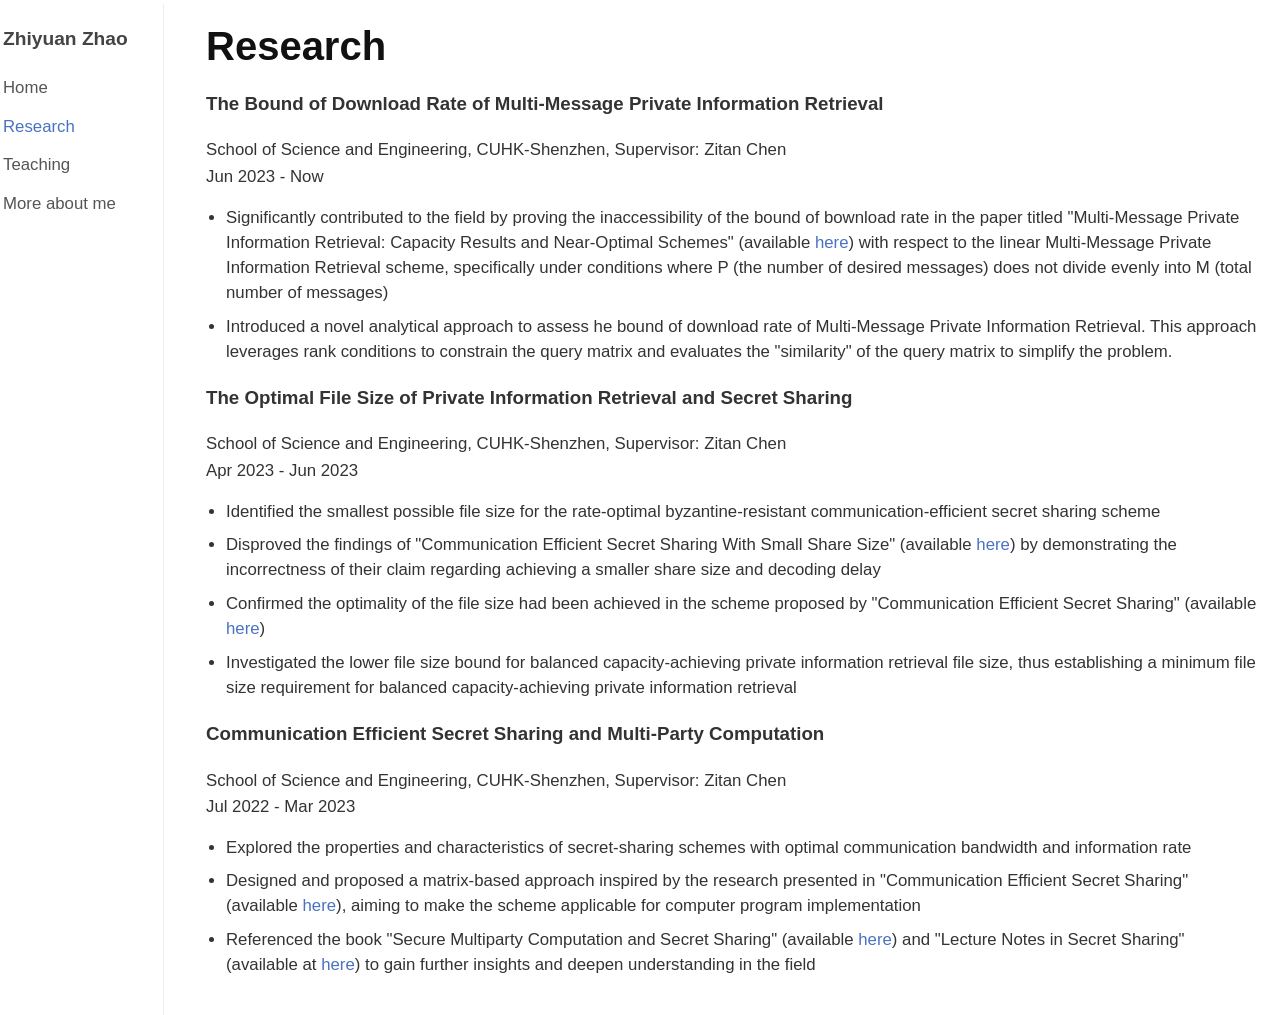
<file: research.html>
<!DOCTYPE html PUBLIC "-//W3C//DTD XHTML 1.1//EN" "http://www.w3.org/TR/xhtml11/DTD/xhtml11.dtd">
<html xmlns="http://www.w3.org/1999/xhtml" xml:lang="en">

<head>
  <meta name="generator" content="jemdoc, see http://jemdoc.jaboc.net/" />
  <meta http-equiv="Content-Type" content="text/html;charset=utf-8" />
  <link rel="stylesheet" href="jemdoc.css" type="text/css" />
  <title>Research</title>
</head>

<body>
  <table summary="Table for page layout." id="tlayout">
    <tr valign="top">
      <td id="layout-menu">
        <div class="menu-category">Zhiyuan Zhao</div>
        <div class="menu-item"><a href="index.html">Home</a></div>
        <div class="menu-item">
          <a href="research.html" class="current">Research</a>
        </div>
        <div class="menu-item"><a href="teaching.html">Teaching</a></div>
        <div class="menu-item">
          <a href="moreabtme.html">More&nbsp;about&nbsp;me</a>
        </div>
      </td>
      <td id="layout-content">
        <div id="toptitle">
          <h1>Research</h1>
          <div id="subtitle"></div>
        </div>


        <div class="Subsection">
          <h3>
            The Bound of Download Rate of Multi-Message Private Information Retrieval 
          </h3>
          <p>
            School of Science and Engineering, CUHK-Shenzhen, Supervisor: Zitan Chen<br />
            Jun 2023 - Now
          </p>
          <ul>
            <li>
              Significantly contributed to the field by proving the inaccessibility of the bound of bownload rate in the paper titled "Multi-Message Private Information Retrieval: Capacity Results and Near-Optimal Schemes" (available <a href="https://arxiv.org/abs/1702.01739" target="_blank">here</a>) with respect to the linear Multi-Message Private Information Retrieval scheme, specifically under conditions where P (the number of desired messages) does not divide evenly into M (total number of messages)
            </li>

            <li>
              Introduced a novel analytical approach to assess he bound of download rate of Multi-Message Private Information Retrieval. This approach leverages rank conditions to constrain the query matrix and evaluates the "similarity" of the query matrix to simplify the problem.
            </li>
          </ul>
        </div>

        <div class="Subsection">
          <h3>
            The Optimal File Size of Private Information Retrieval and
            Secret Sharing
          </h3>
          <p>
            School of Science and Engineering, CUHK-Shenzhen, Supervisor: Zitan Chen<br />
            Apr 2023 - Jun 2023
          </p>
          <ul>
            <li>
              Identified the smallest possible file size for the
              rate-optimal byzantine-resistant communication-efficient
              secret sharing scheme
            </li>
            <li>
              Disproved the findings of "Communication Efficient Secret
              Sharing With Small Share Size" (available
              <a href="https://ieeexplore.ieee.org/document/9594824" target="_blank">here</a>) by demonstrating the
              incorrectness of their claim regarding
              achieving a smaller share size and decoding delay
            </li>
            <li>
              Confirmed the optimality of the file size had been achieved in
              the scheme proposed by "Communication Efficient Secret
              Sharing" (available
              <a href="https://arxiv.org/abs/1505.07515" target="_blank">here</a>)
            </li>
            <li>
              Investigated the lower file size bound for balanced
              capacity-achieving private information retrieval file size,
              thus establishing a minimum file size requirement for balanced
              capacity-achieving private information retrieval
            </li>
          </ul>
        </div>

        <div class="Subsection">
          <h3>
            Communication Efficient Secret Sharing and Multi-Party
            Computation
          </h3>
          <p>
            School of Science and Engineering, CUHK-Shenzhen, Supervisor: Zitan Chen<br />
            Jul 2022 - Mar 2023
          </p>
          <ul>
            <li>
              Explored the properties and characteristics of secret-sharing
              schemes with optimal communication bandwidth and information
              rate
            </li>
            <li>
              Designed and proposed a matrix-based approach inspired by the
              research presented in "Communication Efficient Secret Sharing"
              (available
              <a href="https://arxiv.org/abs/1505.07515" target="_blank">here</a>), aiming to make the scheme
              applicable for computer program
              implementation
            </li>
            <li>Referenced the book "Secure Multiparty Computation and Secret Sharing" (available <a href="https://www.cambridge.org/core/books/secure-multiparty-computation-and-secret-sharing/4C2480B202905CE5370B2609F0C2A67A" target="_blank">here</a>) and "Lecture Notes in Secret Sharing" 
              (available at <a href="https://eprint.iacr.org/2012/674" target="_blank">here</a>) to gain further insights and deepen understanding in the field</li>
          </ul>
        </div>
        </div>
      </td>
    </tr>
  </table>
</body>

</html>
</file>
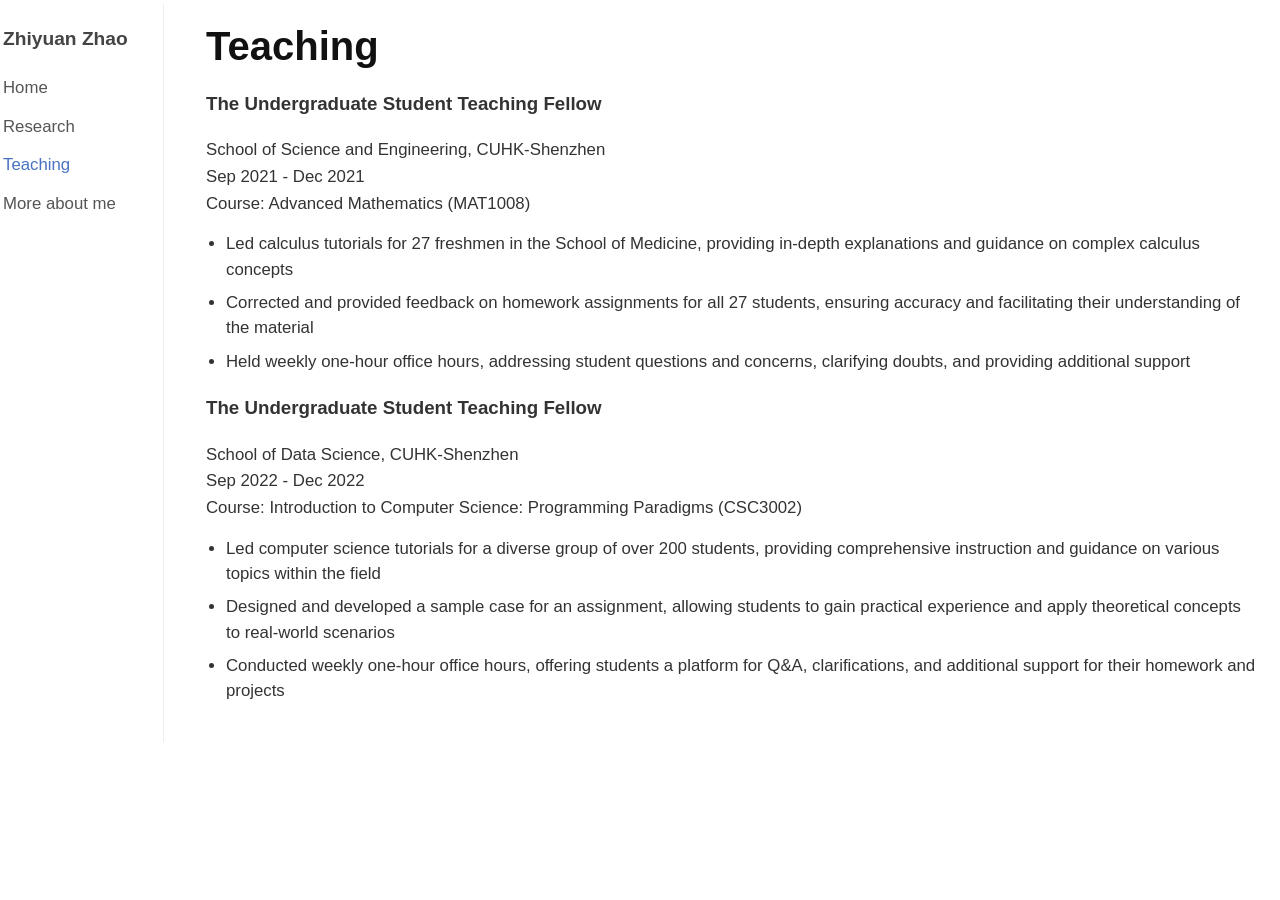
<file: teaching.html>
<!DOCTYPE html PUBLIC "-//W3C//DTD XHTML 1.1//EN" "http://www.w3.org/TR/xhtml11/DTD/xhtml11.dtd">
<html xmlns="http://www.w3.org/1999/xhtml" xml:lang="en">

<head>
    <meta name="generator" content="jemdoc, see http://jemdoc.jaboc.net/" />
    <meta http-equiv="Content-Type" content="text/html;charset=utf-8" />
    <link rel="stylesheet" href="jemdoc.css" type="text/css" />
    <title>Teaching</title>
</head>

<body>
    <table summary="Table for page layout." id="tlayout">
        <tr valign="top">
            <td id="layout-menu">
                <div class="menu-category">Zhiyuan Zhao</div>
                <div class="menu-item"><a href="index.html">Home</a></div>
                <div class="menu-item"><a href="research.html">Research</a></div>
                <div class="menu-item"><a href="teaching.html" class="current">Teaching</a></div>
                <div class="menu-item"><a href="moreabtme.html">More&nbsp;about&nbsp;me</a></div>
            </td>
            <td id="layout-content">
                <div id="toptitle">
                    <h1>Teaching</h1>
                    <div id="subtitle">
                    </div>
                </div>


                <div class="Subsection">
                    <h3>The Undergraduate Student Teaching Fellow</h3>
                    <p>
                        School of Science and Engineering, CUHK-Shenzhen<br />
                        Sep 2021 - Dec 2021<br />
                        Course: Advanced Mathematics (MAT1008)
                    </p>
                    <ul>
                        <li>Led calculus tutorials for 27 freshmen in the School of Medicine, providing in-depth
                            explanations and guidance on complex calculus concepts</li>
                        <li>Corrected and provided feedback on homework assignments for all 27 students, ensuring
                            accuracy and facilitating their understanding of the material</li>
                        <li>Held weekly one-hour office hours, addressing student questions and concerns, clarifying
                            doubts, and providing additional support</li>
                    </ul>
                </div>

                <div class="Subsection">
                    <h3>The Undergraduate Student Teaching Fellow</h3>
                    <p>
                        School of Data Science, CUHK-Shenzhen<br />
                        Sep 2022 - Dec 2022<br />
                        Course: Introduction to Computer Science: Programming Paradigms (CSC3002)
                    </p>
                    <ul>
                        <li>Led computer science tutorials for a diverse group of over 200 students, providing
                            comprehensive instruction and guidance on various topics within the field</li>
                        <li>Designed and developed a sample case for an assignment, allowing students to gain
                            practical experience and apply theoretical concepts to real-world scenarios</li>
                        <li>Conducted weekly one-hour office hours, offering students a platform for Q&A,
                            clarifications, and additional support for their homework and projects</li>
                    </ul>
                </div>
                </div>
</body>

</html>
</file>
<file: jemdoc.css>
/* Modern styling imitating reference design */

body {
    font-family: -apple-system, BlinkMacSystemFont, "Segoe UI", Roboto, "Helvetica Neue", Arial, sans-serif;
    font-size: 16px;
    line-height: 1.6;
    color: #333;
    background-color: #fff;
    margin: 0;
    padding: 0;
}

#layout-container {
    display: flex;
    max-width: 1000px;
    margin: 0 auto;
    padding: 20px;
}

#layout-menu {
    width: 140px;
    padding-right: 20px;
    padding-top: 20px;
    position: sticky;
    top: 20px;
    align-self: flex-start;
    border-right: 1px solid #eee;
}

.menu-category {
    font-size: 1.2em;
    font-weight: bold;
    margin-bottom: 20px;
    color: #444;
}

.menu-item {
    margin-bottom: 12px;
}

.menu-item a {
    color: #555;
    text-decoration: none;
    font-size: 1.05em;
    display: block;
    transition: color 0.2s;
}

.menu-item a:hover, .menu-item a.current {
    color: #4a72c2;
    font-weight: 500;
}

#layout-content {
    flex: 1;
    padding: 20px 20px 20px 40px;
    max-width: 100%;
}

/* Responsive Sidebar */
@media screen and (max-width: 768px) {
    #layout-container {
        flex-direction: column;
    }
    
    #layout-menu {
        width: 100%;
        position: static;
        border-right: none;
        border-bottom: 1px solid #eee;
        padding-bottom: 15px;
        margin-bottom: 25px;
        display: flex;
        flex-wrap: wrap;
        justify-content: center;
        gap: 10px;
    }
    
    .menu-item {
        margin-bottom: 0;
    }

    .menu-item a {
        display: inline-block;
        padding: 5px 10px;
        background-color: #f5f5f5;
        border-radius: 4px;
        font-size: 0.9em;
        color: #555;
    }

    .menu-item a.current {
        background-color: #4a72c2;
        color: white;
    }

    #layout-content {
        padding: 0 10px; /* Add some side padding on mobile */
    }
}

/* Header Section */
.header-container {
    display: flex;
    gap: 30px;
    margin-bottom: 20px;
    align-items: center;
    border-bottom: 1px solid #eee;
    padding-bottom: 15px;
}

.header-photo {
    flex-shrink: 0;
    width: 240px;
}

.header-photo img {
    width: 100%;
    aspect-ratio: 1 / 1;
    object-fit: cover;
    object-position: center;
    border-radius: 50%;
    display: block;
    box-shadow: 0 4px 12px rgba(0,0,0,0.1);
    pointer-events: none;
    -webkit-user-drag: none;
    user-select: none;
}

.header-info {
    /* Removed padding-top to better center with image */
}

h1 {
    font-size: 2.5em;
    font-weight: 600;
    margin: 0 0 5px 0;
    color: #111;
    line-height: 1.2;
}

.header-subtitle {
    font-size: 1.2em;
    color: #666;
    font-weight: 400;
}

/* Content Typography */
p {
    margin-bottom: 0.8em;
    color: #333;
    font-size: 1.05em;
}

a {
    color: #4a72c2;
    text-decoration: none;
}

a:hover {
    text-decoration: underline;
}

/* Fix underlines on icon links */
.header-contact a {
    display: inline-flex;
    align-items: center;
}

.header-contact a:hover {
    text-decoration: none;
}

.header-contact a[href^="mailto:"]:hover {
    text-decoration: underline;
}

/* Headings */
h2 {
    font-family: Georgia, serif;
    font-size: 1.5em;
    font-weight: bold;
    margin-top: 1.5em;
    margin-bottom: 0.8em;
    color: #2b2b2b;
    border-bottom: 1px solid #ddd;
    padding-bottom: 5px;
}

.manuscript-note {
    font-size: 0.7em;
    font-weight: normal;
    color: #666;
    font-style: italic;
    margin-left: 10px;
}

/* List Styling */
ul {
    list-style-type: disc;
    padding-left: 20px;
    margin-top: 0;
    margin-bottom: 1em;
}

li {
    margin-bottom: 0.5em;
    font-size: 1.05em;
    line-height: 1.5;
}

/* Publication Item Styling */
.pub-title {
    font-weight: 600;
    color: #222;
}

.pub-authors {
    font-style: italic;
    color: #555;
}

.pub-venue {
    color: #666;
}

/* Responsive */
@media screen and (max-width: 650px) {
    .header-container {
        flex-direction: column;
        gap: 20px;
    }
    
    .header-photo {
        width: 180px;
    }
    
    h1 {
        font-size: 2.5em;
    }
}

.header-contact {
    margin-top: 10px;
    font-size: 1.1em;
    line-height: 1.4;
    color: #444;
}

/* LaTeX style heading */
.latex-heading {
    font-family: "Times New Roman", Times, serif;
    font-weight: bold;
    color: #000;
    font-size: 1.6em;
    margin-top: 2em;
    margin-bottom: 1em;
    letter-spacing: 0.5px;
}

.latex-note {
    font-family: "Times New Roman", Times, serif;
    font-weight: normal;
    font-style: italic;
    font-size: 0.85em;
    margin-left: 10px;
    text-transform: none;
    color: #000;
}
</file>
